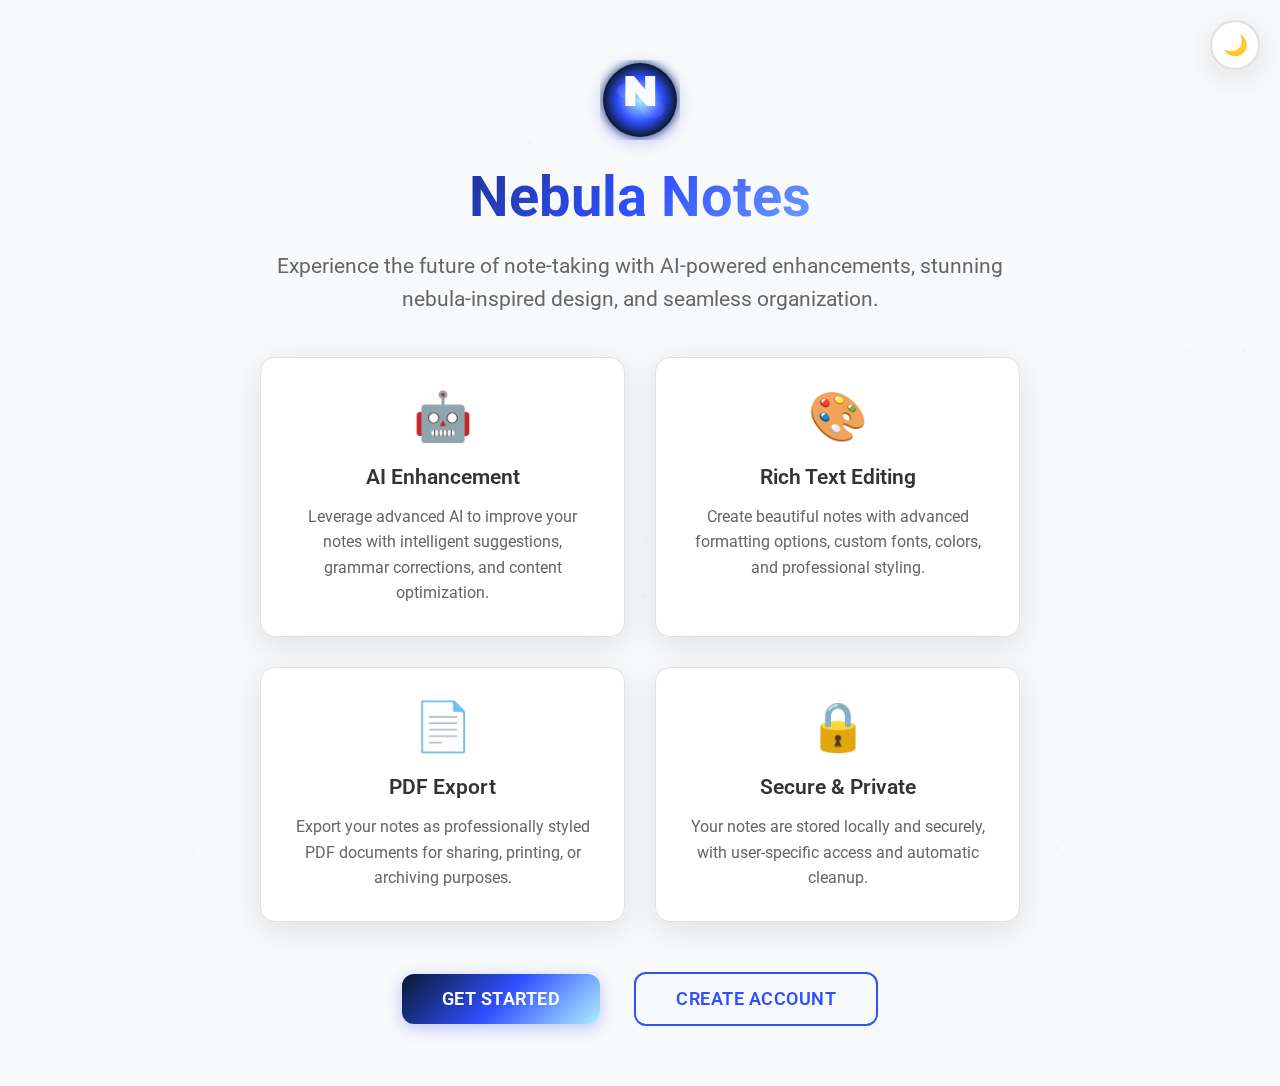
<file: landing.html>
<!DOCTYPE html>
<html lang="en" data-theme="light">
<head>
    <meta charset="UTF-8">
    <meta name="viewport" content="width=device-width, initial-scale=1.0">
    <title>Nebula Notes - AI Enhanced Notes App</title>
    <link rel="stylesheet" href="auth-styles.css">
    <link href="https://fonts.googleapis.com/css?family=Roboto:400,700|Open+Sans:400,700|Lato:400,700|Montserrat:400,700&display=swap" rel="stylesheet">
    <style>
        .landing-content {
            text-align: center;
            max-width: 800px;
            margin: 0 auto;
            padding: 40px 20px;
        }
        
        .landing-title {
            font-size: 3.5rem;
            font-weight: 700;
            margin-bottom: 20px;
            background: var(--nebula-gradient);
            -webkit-background-clip: text;
            -webkit-text-fill-color: transparent;
            background-clip: text;
        }
        
        .landing-subtitle {
            font-size: 1.3rem;
            color: var(--text-secondary);
            margin-bottom: 40px;
            line-height: 1.6;
        }
        
        .landing-features {
            display: grid;
            grid-template-columns: repeat(auto-fit, minmax(250px, 1fr));
            gap: 30px;
            margin: 40px 0;
        }
        
        .feature-card {
            background: var(--card-bg);
            padding: 30px;
            border-radius: 15px;
            box-shadow: var(--shadow);
            border: 1px solid var(--border-color);
            transition: all 0.3s ease;
        }
        
        .feature-card:hover {
            transform: translateY(-5px);
            box-shadow: var(--shadow-hover);
        }
        
        .feature-icon {
            font-size: 3rem;
            margin-bottom: 20px;
        }
        
        .feature-title {
            font-size: 1.3rem;
            font-weight: 600;
            margin-bottom: 15px;
            color: var(--text-primary);
        }
        
        .feature-description {
            color: var(--text-secondary);
            line-height: 1.6;
        }
        
        .landing-actions {
            margin-top: 50px;
        }
        
        .landing-btn {
            display: inline-block;
            padding: 15px 40px;
            margin: 0 15px;
            border-radius: 12px;
            font-size: 1.1rem;
            font-weight: 600;
            text-decoration: none;
            transition: all 0.3s ease;
            text-transform: uppercase;
            letter-spacing: 0.5px;
        }
        
        .landing-btn.primary {
            background: var(--nebula-gradient);
            color: white;
            box-shadow: 0 4px 15px rgba(48, 79, 254, 0.3);
        }
        
        .landing-btn.secondary {
            background: transparent;
            color: var(--primary-color);
            border: 2px solid var(--primary-color);
        }
        
        .landing-btn:hover {
            transform: translateY(-2px);
            box-shadow: 0 8px 25px rgba(48, 79, 254, 0.4);
        }
        
        .landing-btn.secondary:hover {
            background: var(--primary-color);
            color: white;
        }
        
        @media (max-width: 768px) {
            .landing-title {
                font-size: 2.5rem;
            }
            
            .landing-subtitle {
                font-size: 1.1rem;
            }
            
            .landing-actions {
                display: flex;
                flex-direction: column;
                gap: 15px;
                align-items: center;
            }
            
            .landing-btn {
                margin: 0;
                width: 200px;
            }
        }
    </style>
</head>
<body>
    <!-- Animated background particles -->
    <div class="particles" id="particles"></div>
    
    <!-- Theme toggle button -->
    <button class="theme-toggle" id="themeToggle" title="Toggle Dark Mode">
        🌙
    </button>
    
    <div class="auth-container">
        <div class="landing-content">
            <div class="logo-container">
                <svg width="80" height="80" viewBox="0 0 52 52" fill="none" xmlns="http://www.w3.org/2000/svg" class="logo-nn-svg-styled">
                    <defs>
                        <radialGradient id="nebulaCircle" cx="50%" cy="50%" r="50%">
                            <stop offset="0%" stop-color="#aeefff"/>
                            <stop offset="60%" stop-color="#304ffe"/>
                            <stop offset="100%" stop-color="#0a192f"/>
                        </radialGradient>
                        <filter id="glow" x="-20%" y="-20%" width="140%" height="140%">
                            <feGaussianBlur stdDeviation="3" result="coloredBlur"/>
                            <feMerge>
                                <feMergeNode in="coloredBlur"/>
                                <feMergeNode in="SourceGraphic"/>
                            </feMerge>
                        </filter>
                    </defs>
                    <circle cx="26" cy="26" r="24" fill="url(#nebulaCircle)" filter="url(#glow)"/>
                    <ellipse cx="18" cy="20" rx="7" ry="5" fill="#fff" opacity="0.10"/>
                    <ellipse cx="34" cy="32" rx="8" ry="6" fill="#fff" opacity="0.08"/>
                    <text x="50%" y="58%" text-anchor="middle" font-family="'Montserrat', 'Roboto', Arial, sans-serif" font-size="28" font-weight="900" fill="#fff" opacity="0.96" class="logo-nn-drop-shadow">N</text>
                </svg>
            </div>
            
            <h1 class="landing-title">Nebula Notes</h1>
            <p class="landing-subtitle">
                Experience the future of note-taking with AI-powered enhancements, 
                stunning nebula-inspired design, and seamless organization.
            </p>
            
            <div class="landing-features">
                <div class="feature-card">
                    <div class="feature-icon">🤖</div>
                    <h3 class="feature-title">AI Enhancement</h3>
                    <p class="feature-description">
                        Leverage advanced AI to improve your notes with intelligent suggestions, 
                        grammar corrections, and content optimization.
                    </p>
                </div>
                
                <div class="feature-card">
                    <div class="feature-icon">🎨</div>
                    <h3 class="feature-title">Rich Text Editing</h3>
                    <p class="feature-description">
                        Create beautiful notes with advanced formatting options, 
                        custom fonts, colors, and professional styling.
                    </p>
                </div>
                
                <div class="feature-card">
                    <div class="feature-icon">📄</div>
                    <h3 class="feature-title">PDF Export</h3>
                    <p class="feature-description">
                        Export your notes as professionally styled PDF documents 
                        for sharing, printing, or archiving purposes.
                    </p>
                </div>
                
                <div class="feature-card">
                    <div class="feature-icon">🔒</div>
                    <h3 class="feature-title">Secure & Private</h3>
                    <p class="feature-description">
                        Your notes are stored locally and securely, 
                        with user-specific access and automatic cleanup.
                    </p>
                </div>
            </div>
            
            <div class="landing-actions">
                <a href="login.html" class="landing-btn primary">Get Started</a>
                <a href="signup.html" class="landing-btn secondary">Create Account</a>
            </div>
        </div>
    </div>
    
    <script src="auth.js"></script>
    <script>
        // Check if user is already logged in and redirect accordingly
        document.addEventListener('DOMContentLoaded', () => {
            if (AuthSystem.isLoggedIn()) {
                window.location.href = 'index.html';
            }
        });
        
        // Theme toggle functionality
        const themeToggle = document.getElementById('themeToggle');
        let isDarkMode = localStorage.getItem('darkMode') === 'true';
        
        function setupTheme() {
            if (isDarkMode) {
                document.documentElement.setAttribute('data-theme', 'dark');
                themeToggle.textContent = '☀️';
            } else {
                document.documentElement.setAttribute('data-theme', 'light');
                themeToggle.textContent = '🌙';
            }
        }
        
        function createParticles() {
            const particlesContainer = document.getElementById('particles');
            const particleCount = 30;
            
            for (let i = 0; i < particleCount; i++) {
                const particle = document.createElement('div');
                particle.className = 'particle';
                
                const size = Math.random() * 4 + 2;
                particle.style.width = `${size}px`;
                particle.style.height = `${size}px`;
                particle.style.left = `${Math.random() * 100}%`;
                particle.style.top = `${Math.random() * 100}%`;
                particle.style.animationDelay = `${Math.random() * 6}s`;
                particle.style.animationDuration = `${Math.random() * 3 + 3}s`;
                
                particlesContainer.appendChild(particle);
            }
        }
        
        themeToggle.addEventListener('click', () => {
            isDarkMode = !isDarkMode;
            localStorage.setItem('darkMode', isDarkMode);
            setupTheme();
            
            themeToggle.style.transform = 'rotate(360deg)';
            setTimeout(() => {
                themeToggle.style.transform = '';
            }, 300);
        });
        
        setupTheme();
        createParticles();
    </script>
</body>
</html>
</file>
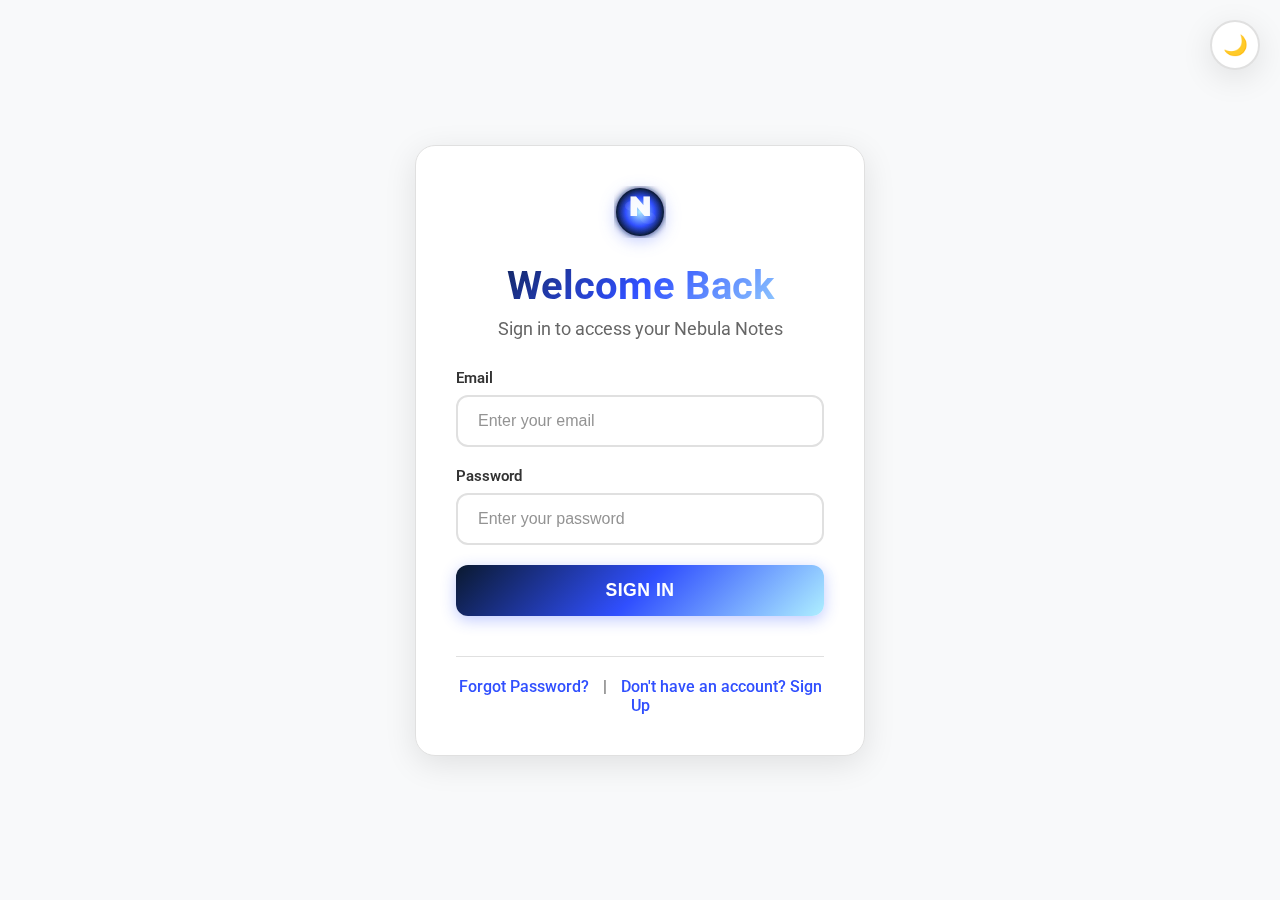
<file: login.html>
<!DOCTYPE html>
<html lang="en" data-theme="light">
<head>
    <meta charset="UTF-8">
    <meta name="viewport" content="width=device-width, initial-scale=1.0">
    <title>Login - Nebula Notes</title>
    <link rel="stylesheet" href="auth-styles.css">
    <link href="https://fonts.googleapis.com/css?family=Roboto:400,700|Open+Sans:400,700|Lato:400,700|Montserrat:400,700&display=swap" rel="stylesheet">
</head>
<body>
    <!-- Animated background particles -->
    <div class="particles" id="particles"></div>
    
    <!-- Theme toggle button -->
    <button class="theme-toggle" id="themeToggle" title="Toggle Dark Mode">
        🌙
    </button>
    
    <div class="auth-container">
        <div class="auth-card">
            <div class="auth-header">
                <div class="logo-container">
                    <svg width="52" height="52" viewBox="0 0 52 52" fill="none" xmlns="http://www.w3.org/2000/svg" class="logo-nn-svg-styled">
                        <defs>
                            <radialGradient id="nebulaCircle" cx="50%" cy="50%" r="50%">
                                <stop offset="0%" stop-color="#aeefff"/>
                                <stop offset="60%" stop-color="#304ffe"/>
                                <stop offset="100%" stop-color="#0a192f"/>
                            </radialGradient>
                            <filter id="glow" x="-20%" y="-20%" width="140%" height="140%">
                                <feGaussianBlur stdDeviation="3" result="coloredBlur"/>
                                <feMerge>
                                    <feMergeNode in="coloredBlur"/>
                                    <feMergeNode in="SourceGraphic"/>
                                </feMerge>
                            </filter>
                        </defs>
                        <circle cx="26" cy="26" r="24" fill="url(#nebulaCircle)" filter="url(#glow)"/>
                        <ellipse cx="18" cy="20" rx="7" ry="5" fill="#fff" opacity="0.10"/>
                        <ellipse cx="34" cy="32" rx="8" ry="6" fill="#fff" opacity="0.08"/>
                        <text x="50%" y="58%" text-anchor="middle" font-family="'Montserrat', 'Roboto', Arial, sans-serif" font-size="28" font-weight="900" fill="#fff" opacity="0.96" class="logo-nn-drop-shadow">N</text>
                    </svg>
                </div>
                <h1>Welcome Back</h1>
                <p>Sign in to access your Nebula Notes</p>
            </div>
            
            <form id="loginForm" class="auth-form">
                <div class="form-group">
                    <label for="email">Email</label>
                    <input type="email" id="email" name="email" required placeholder="Enter your email">
                </div>
                
                <div class="form-group">
                    <label for="password">Password</label>
                    <input type="password" id="password" name="password" required placeholder="Enter your password">
                </div>
                
                <div class="form-group">
                    <button type="submit" class="auth-btn primary">Sign In</button>
                </div>
                
                <div class="auth-links">
                    <a href="#" id="forgotPassword">Forgot Password?</a>
                    <span class="divider">|</span>
                    <a href="signup.html">Don't have an account? Sign Up</a>
                </div>
            </form>
            
            <div id="errorMessage" class="error-message hidden"></div>
        </div>
    </div>
    
    <script src="auth.js"></script>
</body>
</html>
</file>
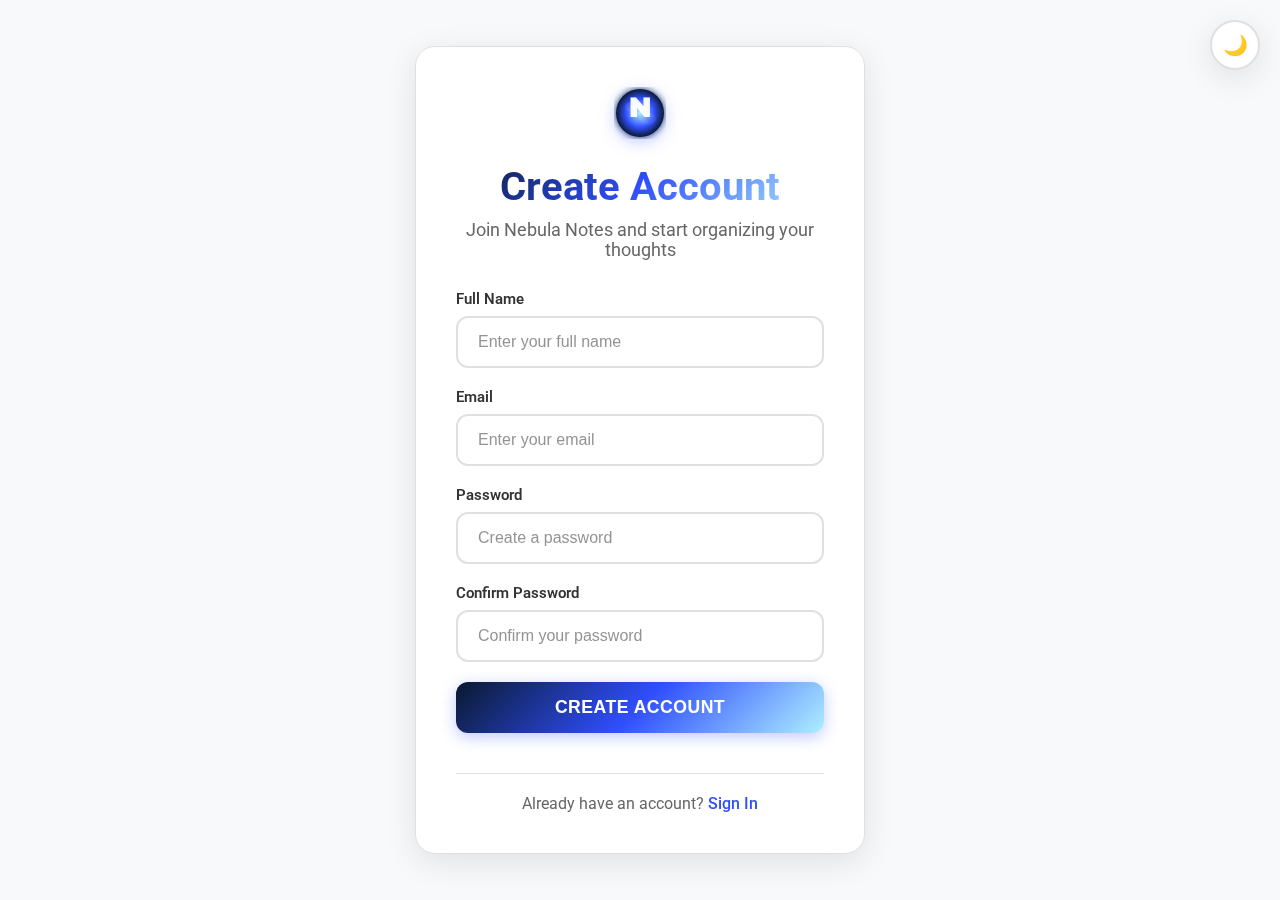
<file: signup.html>
<!DOCTYPE html>
<html lang="en" data-theme="light">
<head>
    <meta charset="UTF-8">
    <meta name="viewport" content="width=device-width, initial-scale=1.0">
    <title>Sign Up - Nebula Notes</title>
    <link rel="stylesheet" href="auth-styles.css">
    <link href="https://fonts.googleapis.com/css?family=Roboto:400,700|Open+Sans:400,700|Lato:400,700|Montserrat:400,700&display=swap" rel="stylesheet">
</head>
<body>
    <!-- Animated background particles -->
    <div class="particles" id="particles"></div>
    
    <!-- Theme toggle button -->
    <button class="theme-toggle" id="themeToggle" title="Toggle Dark Mode">
        🌙
    </button>
    
    <div id="authLoadingOverlay" class="loading-overlay" style="display:none;">
        <div class="loading-content">
            <div class="spinner"></div>
            <p>Checking authentication...</p>
        </div>
    </div>

    <div class="auth-container">
        <div class="auth-card">
            <div class="auth-header">
                <div class="logo-container">
                    <svg width="52" height="52" viewBox="0 0 52 52" fill="none" xmlns="http://www.w3.org/2000/svg" class="logo-nn-svg-styled">
                        <defs>
                            <radialGradient id="nebulaCircle" cx="50%" cy="50%" r="50%">
                                <stop offset="0%" stop-color="#aeefff"/>
                                <stop offset="60%" stop-color="#304ffe"/>
                                <stop offset="100%" stop-color="#0a192f"/>
                            </radialGradient>
                            <filter id="glow" x="-20%" y="-20%" width="140%" height="140%">
                                <feGaussianBlur stdDeviation="3" result="coloredBlur"/>
                                <feMerge>
                                    <feMergeNode in="coloredBlur"/>
                                    <feMergeNode in="SourceGraphic"/>
                                </feMerge>
                            </filter>
                        </defs>
                        <circle cx="26" cy="26" r="24" fill="url(#nebulaCircle)" filter="url(#glow)"/>
                        <ellipse cx="18" cy="20" rx="7" ry="5" fill="#fff" opacity="0.10"/>
                        <ellipse cx="34" cy="32" rx="8" ry="6" fill="#fff" opacity="0.08"/>
                        <text x="50%" y="58%" text-anchor="middle" font-family="'Montserrat', 'Roboto', Arial, sans-serif" font-size="28" font-weight="900" fill="#fff" opacity="0.96" class="logo-nn-drop-shadow">N</text>
                    </svg>
                </div>
                <h1>Create Account</h1>
                <p>Join Nebula Notes and start organizing your thoughts</p>
            </div>
            
            <form id="signupForm" class="auth-form">
                <div class="form-group">
                    <label for="fullName">Full Name</label>
                    <input type="text" id="fullName" name="fullName" required placeholder="Enter your full name">
                </div>
                
                <div class="form-group">
                    <label for="email">Email</label>
                    <input type="email" id="email" name="email" required placeholder="Enter your email">
                </div>
                
                <div class="form-group">
                    <label for="password">Password</label>
                    <input type="password" id="password" name="password" required placeholder="Create a password" minlength="6">
                </div>
                
                <div class="form-group">
                    <label for="confirmPassword">Confirm Password</label>
                    <input type="password" id="confirmPassword" name="confirmPassword" required placeholder="Confirm your password">
                </div>
                
                <div class="form-group">
                    <button type="submit" class="auth-btn primary">Create Account</button>
                </div>
                
                <div class="auth-links">
                    <span>Already have an account?</span>
                    <a href="login.html">Sign In</a>
                </div>
            </form>
            
            <div id="errorMessage" class="error-message hidden"></div>
        </div>
    </div>
    
    <script src="auth.js"></script>
    <script>
        // Show loading overlay during auth check
        const authLoadingOverlay = document.getElementById('authLoadingOverlay');
        if (authLoadingOverlay) authLoadingOverlay.style.display = 'flex';
        document.addEventListener('DOMContentLoaded', () => {
            // Hide overlay after auth check
            setTimeout(() => {
                if (authLoadingOverlay) authLoadingOverlay.style.display = 'none';
            }, 500);
        });
        // Show overlay during signup
        const signupForm = document.getElementById('signupForm');
        if (signupForm) {
            signupForm.addEventListener('submit', () => {
                if (authLoadingOverlay) {
                    authLoadingOverlay.querySelector('p').textContent = 'Creating account...';
                    authLoadingOverlay.style.display = 'flex';
                }
            });
        }
    </script>
</body>
</html>
</file>
<file: auth-styles.css>
/* Auth Pages Styles - Nebula Notes */
:root {
    --primary-color: #304ffe;
    --primary-light: #aeefff;
    --secondary-color: #0a192f;
    --accent-color: #ff6b9d;
    --text-primary: #333;
    --text-secondary: #666;
    --background: #f8f9fa;
    --card-bg: #ffffff;
    --border-color: #e0e0e0;
    --shadow: 0 8px 32px rgba(0, 0, 0, 0.1);
    --shadow-hover: 0 12px 40px rgba(0, 0, 0, 0.15);
    --gradient: linear-gradient(135deg, #667eea 0%, #764ba2 100%);
    --nebula-gradient: linear-gradient(135deg, #0a192f 0%, #304ffe 50%, #aeefff 100%);
}

[data-theme="dark"] {
    --text-primary: #ffffff;
    --text-secondary: #b0b0b0;
    --background: #0a192f;
    --card-bg: #1a2332;
    --border-color: #2a3441;
    --shadow: 0 8px 32px rgba(0, 0, 0, 0.3);
    --shadow-hover: 0 12px 40px rgba(0, 0, 0, 0.4);
}

* {
    margin: 0;
    padding: 0;
    box-sizing: border-box;
}

body {
    font-family: 'Roboto', 'Open Sans', sans-serif;
    background: var(--background);
    color: var(--text-primary);
    min-height: 100vh;
    position: relative;
    overflow-x: hidden;
}

/* Particles Background */
.particles {
    position: fixed;
    top: 0;
    left: 0;
    width: 100%;
    height: 100%;
    z-index: -1;
    overflow: hidden;
}

.particle {
    position: absolute;
    background: radial-gradient(circle, var(--primary-light) 0%, transparent 70%);
    border-radius: 50%;
    opacity: 0.3;
    animation: float 6s ease-in-out infinite;
}

@keyframes float {
    0%, 100% {
        transform: translateY(0px) rotate(0deg);
        opacity: 0.3;
    }
    50% {
        transform: translateY(-20px) rotate(180deg);
        opacity: 0.6;
    }
}

/* Theme Toggle */
.theme-toggle {
    position: fixed;
    top: 20px;
    right: 20px;
    background: var(--card-bg);
    border: 2px solid var(--border-color);
    border-radius: 50%;
    width: 50px;
    height: 50px;
    font-size: 20px;
    cursor: pointer;
    z-index: 1000;
    transition: all 0.3s ease;
    box-shadow: var(--shadow);
}

.theme-toggle:hover {
    transform: scale(1.1);
    box-shadow: var(--shadow-hover);
}

/* Auth Container */
.auth-container {
    display: flex;
    justify-content: center;
    align-items: center;
    min-height: 100vh;
    padding: 20px;
}

.auth-card {
    background: var(--card-bg);
    border-radius: 20px;
    padding: 40px;
    width: 100%;
    max-width: 450px;
    box-shadow: var(--shadow);
    border: 1px solid var(--border-color);
    backdrop-filter: blur(10px);
    animation: slideUp 0.6s ease-out;
}

@keyframes slideUp {
    from {
        opacity: 0;
        transform: translateY(30px);
    }
    to {
        opacity: 1;
        transform: translateY(0);
    }
}

/* Auth Header */
.auth-header {
    text-align: center;
    margin-bottom: 30px;
}

.logo-container {
    margin-bottom: 20px;
}

.logo-nn-svg-styled {
    filter: drop-shadow(0 4px 8px rgba(48, 79, 254, 0.3));
}

.auth-header h1 {
    font-size: 2.5rem;
    font-weight: 700;
    margin-bottom: 10px;
    background: var(--nebula-gradient);
    -webkit-background-clip: text;
    -webkit-text-fill-color: transparent;
    background-clip: text;
}

.auth-header p {
    color: var(--text-secondary);
    font-size: 1.1rem;
}

/* Auth Form */
.auth-form {
    display: flex;
    flex-direction: column;
    gap: 20px;
}

.form-group {
    display: flex;
    flex-direction: column;
    gap: 8px;
}

.form-group label {
    font-weight: 600;
    color: var(--text-primary);
    font-size: 0.95rem;
}

.form-group input {
    padding: 15px 20px;
    border: 2px solid var(--border-color);
    border-radius: 12px;
    font-size: 1rem;
    background: var(--card-bg);
    color: var(--text-primary);
    transition: all 0.3s ease;
    outline: none;
}

.form-group input:focus {
    border-color: var(--primary-color);
    box-shadow: 0 0 0 3px rgba(48, 79, 254, 0.1);
    transform: translateY(-2px);
}

.form-group input::placeholder {
    color: var(--text-secondary);
    opacity: 0.7;
}

/* Auth Button */
.auth-btn {
    padding: 15px 30px;
    border: none;
    border-radius: 12px;
    font-size: 1.1rem;
    font-weight: 600;
    cursor: pointer;
    transition: all 0.3s ease;
    text-transform: uppercase;
    letter-spacing: 0.5px;
}

.auth-btn.primary {
    background: var(--nebula-gradient);
    color: white;
    box-shadow: 0 4px 15px rgba(48, 79, 254, 0.3);
}

.auth-btn.primary:hover {
    transform: translateY(-2px);
    box-shadow: 0 8px 25px rgba(48, 79, 254, 0.4);
}

.auth-btn.primary:active {
    transform: translateY(0);
}

/* Auth Links */
.auth-links {
    text-align: center;
    margin-top: 20px;
    padding-top: 20px;
    border-top: 1px solid var(--border-color);
}

.auth-links a {
    color: var(--primary-color);
    text-decoration: none;
    font-weight: 500;
    transition: color 0.3s ease;
}

.auth-links a:hover {
    color: var(--accent-color);
    text-decoration: underline;
}

.auth-links .divider {
    margin: 0 10px;
    color: var(--text-secondary);
}

.auth-links span {
    color: var(--text-secondary);
}

/* Error Message */
.error-message {
    background: #ffebee;
    color: #c62828;
    padding: 15px;
    border-radius: 8px;
    margin-top: 20px;
    border-left: 4px solid #c62828;
    font-weight: 500;
}

.error-message.hidden {
    display: none;
}

[data-theme="dark"] .error-message {
    background: #2d1b1b;
    color: #ff6b6b;
    border-left-color: #ff6b6b;
}

/* Success Message */
.success-message {
    background: #e8f5e8;
    color: #2e7d32;
    padding: 15px;
    border-radius: 8px;
    margin-top: 20px;
    border-left: 4px solid #2e7d32;
    font-weight: 500;
}

.success-message.hidden {
    display: none;
}

[data-theme="dark"] .success-message {
    background: #1b2d1b;
    color: #4caf50;
    border-left-color: #4caf50;
}

/* Responsive Design */
@media (max-width: 480px) {
    .auth-card {
        padding: 30px 20px;
        margin: 10px;
    }
    
    .auth-header h1 {
        font-size: 2rem;
    }
    
    .auth-header p {
        font-size: 1rem;
    }
    
    .form-group input {
        padding: 12px 15px;
    }
    
    .auth-btn {
        padding: 12px 25px;
        font-size: 1rem;
    }
}

/* Loading State */
.auth-btn.loading {
    position: relative;
    color: transparent;
}

.auth-btn.loading::after {
    content: '';
    position: absolute;
    top: 50%;
    left: 50%;
    transform: translate(-50%, -50%);
    width: 20px;
    height: 20px;
    border: 2px solid transparent;
    border-top: 2px solid white;
    border-radius: 50%;
    animation: spin 1s linear infinite;
}

@keyframes spin {
    0% { transform: translate(-50%, -50%) rotate(0deg); }
    100% { transform: translate(-50%, -50%) rotate(360deg); }
}
</file>
